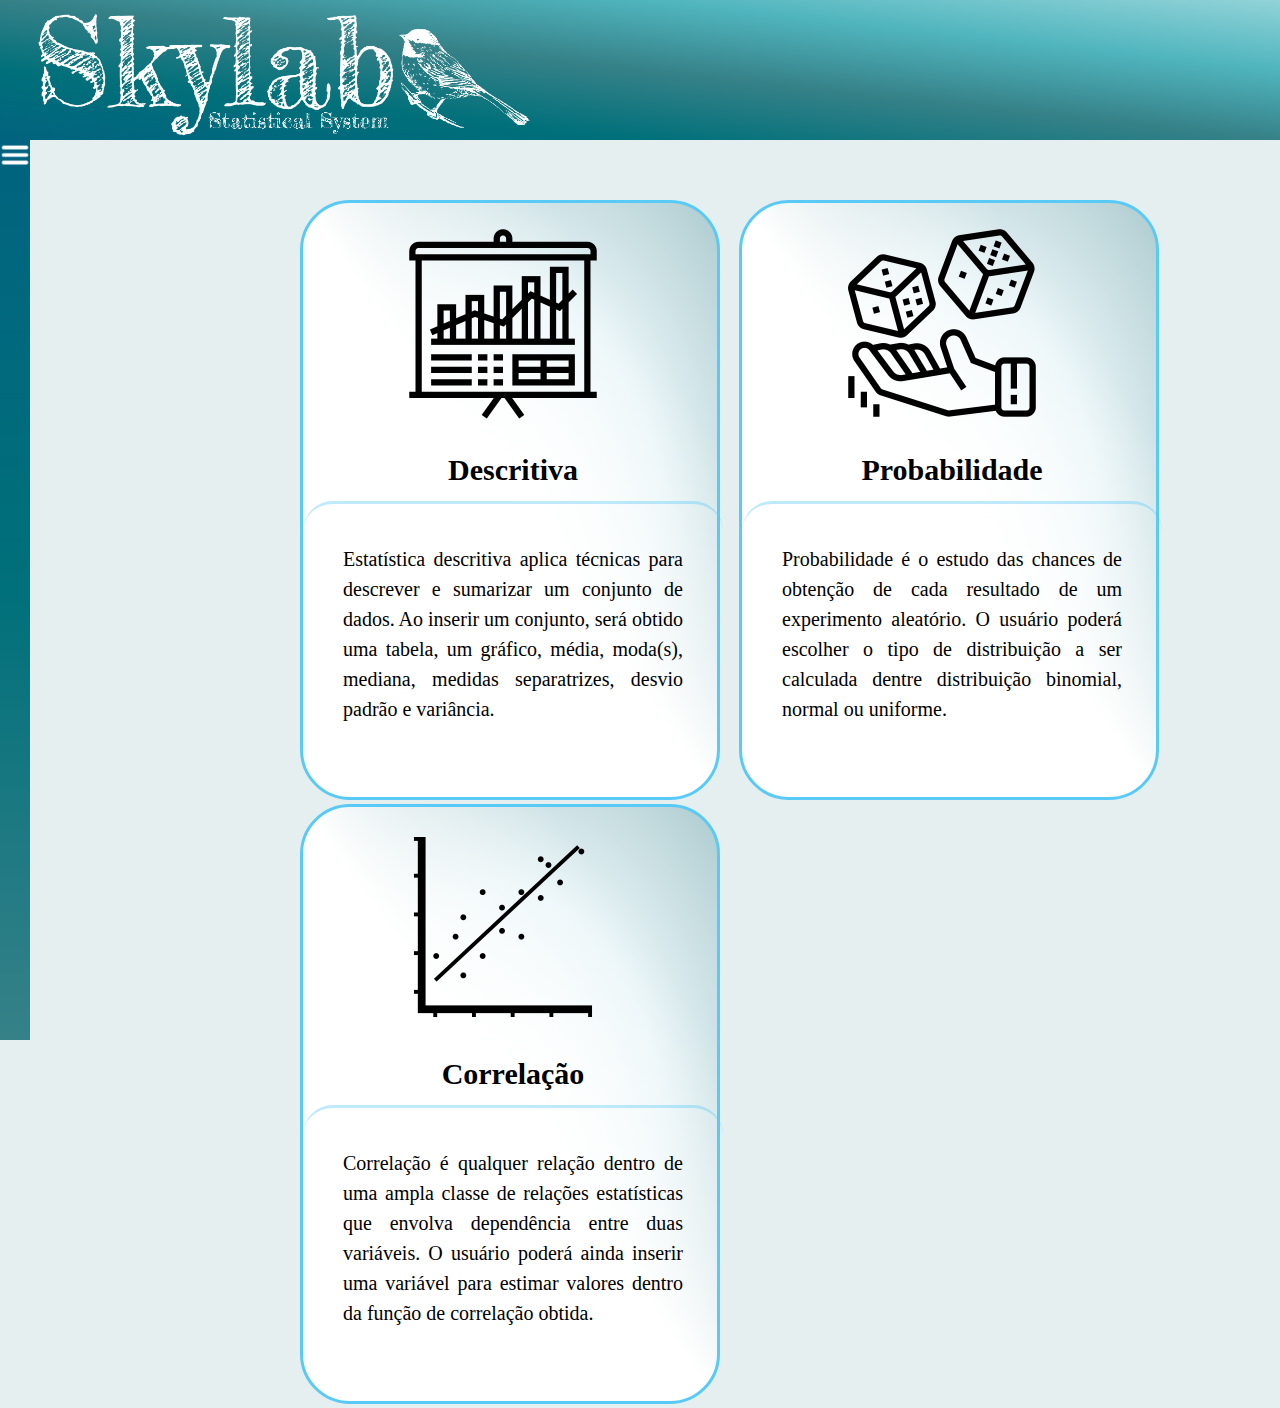
<file: index.html>
<!DOCTYPE html>
<html lang="en">
<head>
    <meta charset="UTF-8">
    <title>Skylab Statistical System</title>
    <link rel='stylesheet' href='./styles/css/navigation.css'>
    <link rel='stylesheet' href='./styles/css/index.css'>
    <link rel="shortcut icon" href="./styles/icons/slingshot.ico" type="image/x-icon" />

    <!-- <link href="https://fonts.googleapis.com/css2?family=Anton&display=swap" rel="stylesheet">
    <link href="https://fonts.googleapis.com/css2?family=Anton&family=Fredericka+the+Great&display=swap" rel="stylesheet">
    <link href="https://fonts.googleapis.com/css2?family=Alfa+Slab+One&family=Anton&family=Fredericka+the+Great&display=swap" rel="stylesheet"> -->

    <meta name="viewport" content="width=device-width, initial-scale=1.0">
</head>

<body>
    <header id='header'>         
        <a href="index.html" target='main'><label class='logo'></label></a>
        <hr>
    </header>

    <nav id="side-nav" class="sidenav" onmouseover="openSideBar()" onmouseout="closeSideBar()">
        <img id='open-menu-icon' type='button' class='open-menu-icon' src="./styles/icons/icon-hamburger.png">

        <ul>
            <li><a href="javascript:void(0)" class="close-btn"></a></li>
            <li><a href="index.html" target='_self'>
                <div>
                    <img id='icon-home' type='button' class='nav-icon' src="./styles/icons/icon-home.png">
                    <div style='margin-left: 50px'>Home</div>
                </div>            
            </a></li>
            <li><a href='./pages/descriptive.html' target='main' onclick='hideHome()'>
                <div>
                    <img id='icon-home' type='button' class='nav-icon' src="./styles/icons/icon-descriptive.png">
                    <div style='margin-left: 50px'>Descritiva</div>
                </div>
            </a></li>
            <li><a href="./pages/probability.html" target='main' onclick='hideHome()'>
                <div>
                    <img id='icon-home' type='button' class='nav-icon' src="./styles/icons/icon-probability2.png">
                    <div style='margin-left: 50px'>Probabilidade</div>
                </div>
            </a></li>
            <li><a href="./pages/correlation.html" target='main' onclick='hideHome()'>
                <div>
                    <img id='icon-home' type='button' class='nav-icon' src="./styles/icons/icon-correlation.png">
                    <div style='margin-left: 50px'>Correlação</div>
                </div>
            </a></li>
            <li><a href="./pages/about.html" target='main' onclick='hideHome()'>
                <div>
                    <img id='icon-home' type='button' class='nav-icon' src="./styles/icons/icon-about.png">
                    <div style='margin-left: 50px'>Sobre</div>
                </div>
            </a></li>
        </ul>
    </nav>
    
    <div id='layout' class='layout'>
        <div class='box'>
            <div>
                <a href='./pages/descriptive.html' target='main' onclick='hideHome()' style='cursor: pointer'>
                    <img id='icon-prob' type='button' class='index-icon' src="./styles/icons/icon-descriptive.png">
                </a>
            </div>

            <div class='card-text-box'>
                <div class='card-title'><b>Descritiva</b></div><br>
                <div class='card-description'>
                    Estatística descritiva aplica técnicas para descrever e sumarizar um conjunto de dados.
                    Ao inserir um conjunto, será obtido uma tabela, um gráfico, média, moda(s), mediana, medidas separatrizes, desvio padrão e variância.
                </div>
            </div>
        </div>

        <div class='box'>
            <div>
                <a href='./pages/probability.html' target='main' onclick='hideHome()'>
                    <img id='icon-prob' type='button' class='index-icon' src="./styles/icons/icon-probability.png">
                </a>
            </div>

            <div class='card-text-box'>
                <div class='card-title'><b>Probabilidade</b></div><br>
                <div class='card-description'>
                    Probabilidade é o estudo das chances de obtenção de cada resultado de um experimento aleatório.
                    O usuário poderá escolher o tipo de distribuição a ser calculada dentre distribuição binomial, normal ou uniforme. 
                </div>
            </div>
        </div>

        <div class='box'>
            <div>
                <a href='./pages/correlation.html' target='main' onclick='hideHome()'>
                    <img id='icon-prob' type='button' class='index-icon' src="./styles/icons/icon-correlation.png">
                </a>
            </div>
            
            <div class='card-text-box'>
                <div class='card-title'><b>Correlação</b></div><br>
                <div class='card-description'>
                    Correlação é qualquer relação dentro de uma ampla classe de relações
                    estatísticas que envolva dependência entre duas variáveis. O usuário poderá ainda
                    inserir uma variável para estimar valores dentro da função de correlação obtida.
                </div>
            </div>
        </div>
    </div>
  

    <div id='main'>
        <section>
            <iframe name='main' width='100%' height='100%' style='border:none'></iframe>
        </section>
    </div>

    <script src="https://ajax.googleapis.com/ajax/libs/jquery/1.9.1/jquery.min.js"></script>
    
    <script src='./scripts/editor-html/navigation.js'></script>  
</body>
</html>
</file>
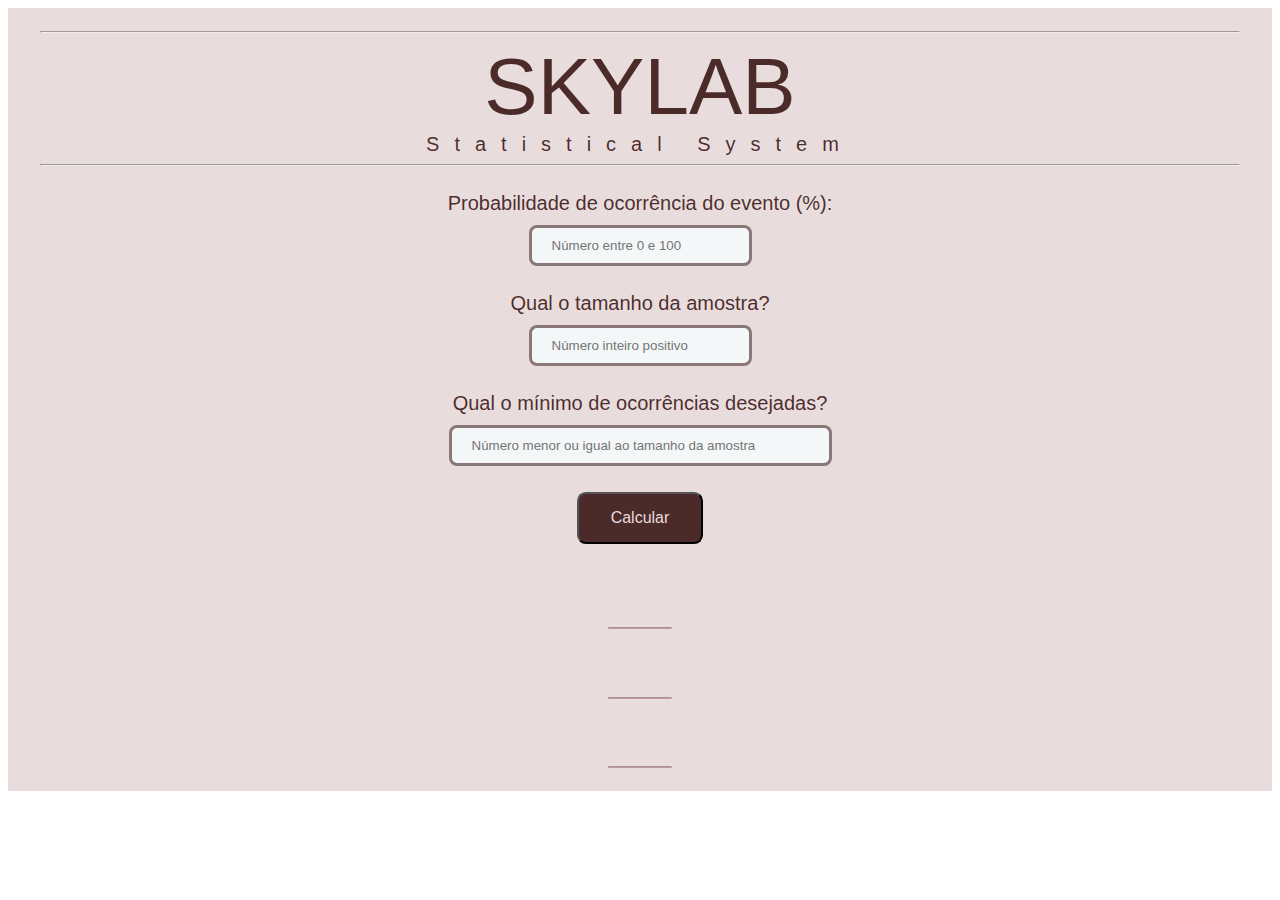
<file: probabilidade.html>
<html lang="en">
<head>
    <meta charset="UTF-8">
    <meta name="viewport" content="width=device-width, initial-scale=1.0">
    <title>SKYLAB</title>
    <link rel="stylesheet" href="./frontend/css/style.css"> 
</head>
<body>
    <div class="header">
    <hr class="hr">
    <h1 class="title">SKYLAB</h1>
    <h3 class="subtitle">Statistical System</h3>
    <hr class="hr">
    <br>

    <form id='form-Sucess'>
        <label for='varSucess'><b class="textTitle">Probabilidade de ocorrência do evento (%):</b></label><br>
        <input type='text' id='sucess' name='varSucess' size='20px' class="input" placeholder="Número entre 0 e 100"><br>
    </form>

    <form id='form-sample'>
        <label for='varSample'><b class="textTitle">Qual o tamanho da amostra?</b></label><br>
        <input type='text' id='sample' name='varSample' size='20px' class="input" placeholder="Número inteiro positivo"><br>
    </form>

    <form id='form-ocurrences'>
        <label for='varOcurrences'><b class="textTitle">Qual o mínimo de ocorrências desejadas?</b></label><br>
        <input type='text' id='ocurrences' name='varOcurrences' size='40px' class="input" placeholder="Número menor ou igual ao tamanho da amostra"><br>
    </form>

    <button id='btn-binomial' type="button" class="btn" onclick="btnBinomial()"> Calcular </button>


    <script src='./backend/fatorial.js'></script>
    <script src='./backend/btn-binomial.js'></script>

    <p id='result'></p>

    <div class="statistical-values">
        <h3 id='probability'></h3><hr class="hr">
        <h3 id='mean'></h3><hr class="hr">
        <h3 id='standard-deviation'></h3><hr class="hr">
    </div>

</body>
</html>
</file>
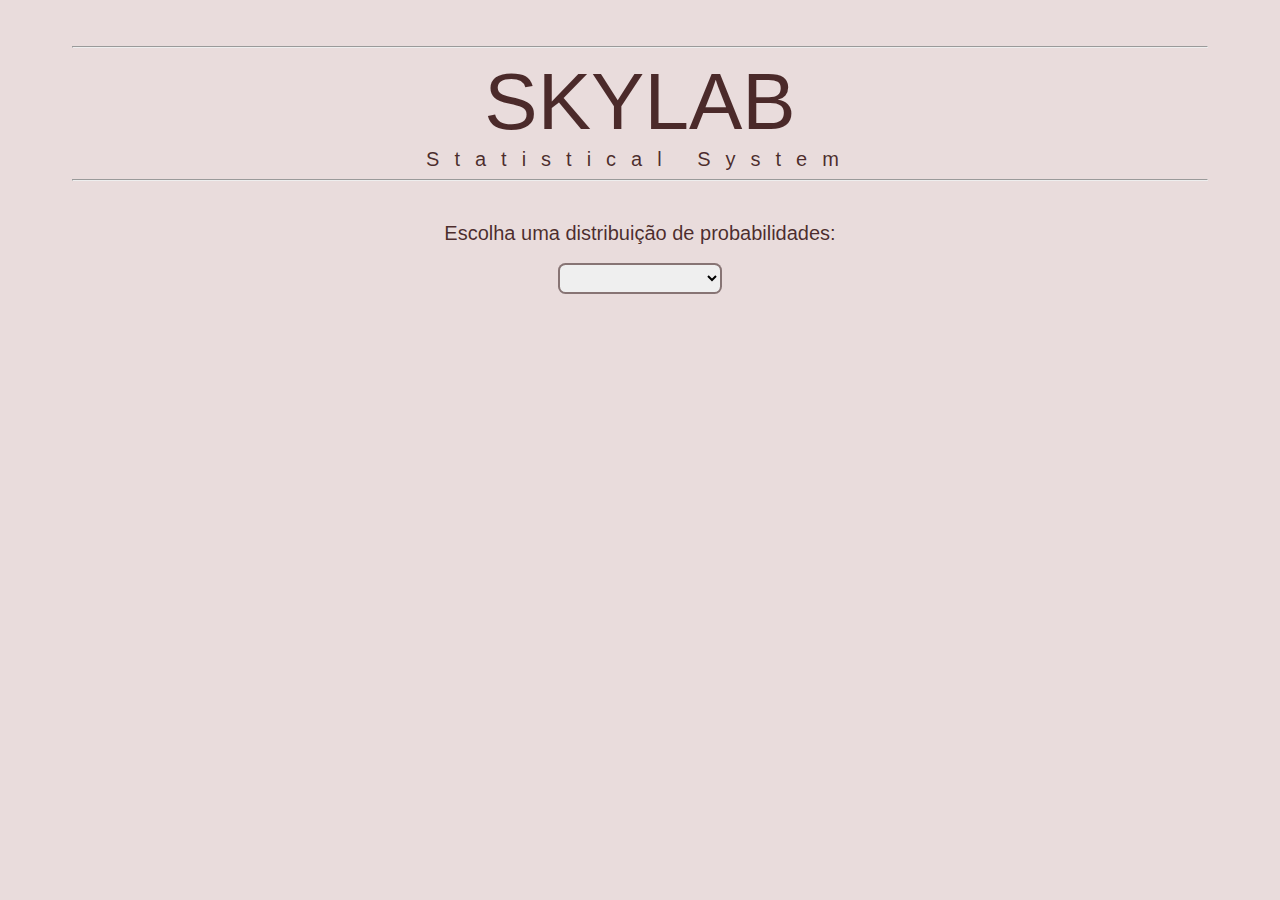
<file: probability.html>
<html lang="en">
<head>
    <meta charset="UTF-8">
    <meta name="viewport" content="width=device-width, initial-scale=1.0">

    <title>SKYLAB - Probabilidade</title>
    <link rel="stylesheet" href="./frontend/css/style.css"> 

    <div class="header">
        <hr class="hr">
        <h1 class="title">SKYLAB</h1>
        <h3 class="subtitle">Statistical System</h3>
        <hr class="hr">
    </div><br>
    
</head>

<body class='body'>
    <div>
        <div>
            <label for='distribution-select'><b class="textTitle">Escolha uma distribuição de probabilidades:</b> </label><br><br>
            <select id='distribution-select' name='distribution-select' class='select'>
                <option selected=""></option>
                <option value="binomial">Binomial</option>
                <option value="gaussian">Gaussiana (Normal)</option>
                <option value="uniform">Uniforme</option>
            </select>
        </div><br><br>
    
        <!-- Binomial distribution Form -->
        <form id='binomial' onsubmit="return btnBinomial()" method="GET" style='display:none'>
            <label for='varSucess'><b class="textTitle">Probabilidade de ocorrência do evento (%):</b></label><br>
            <input required type='number' id='sucess' name='varSucess' size='50px' class="input" placeholder="Número entre 0 e 100"><br><br>
    
            <label for='varSample'><b class="textTitle">Tamanho da amostra:</b></label><br>
            <input required type='number' id='sample' name='varSample' size='50px' class="input" placeholder="Número inteiro positivo"><br><br>
    
            <div>

            </div>
            <div>

                <label for='varOcurrences'><b class="textTitle">Número de ocorrências desejadas:</b></label><br>
                <input required type='number' id='ocurrences' name='varOcurrences' size='50px' class="input" placeholder="Número menor ou igual ao tamanho da amostra" required><br><br>
            </div>

            <button id='btn-binomial' type="submit" class="btn"> Calcular </button><br><br>
        </form>
    
        <!-- Gaussian distribution Form -->
        <form id='gaussian' onsubmit="return btnBinomial()" method="GET" style='display:none'>
        </form>
    
        <!-- Uniform distribution form -->
        <form id='uniform' onsubmit="return btnUniform()" method="GET" style='display:none'>
            <label for='varMin'><b class="textTitle">Entre com o valor mínimo da distribuição:</b></label><br>
            <input required type='number' step="any" id='varMin' name='varMin' size='50px' class="input" placeholder="Entre com um número"><br><br>
        
            <label for='varMax'><b class="textTitle">Entre com o valor máximo da distribuição:</b></label><br>
            <input required type='number' step="any" id='varMax' name='varMax' size='50px' class="input" placeholder="Entre com um número"><br><br>
            <div>
                <label for='uniformValues-select'><b class="textTitle">Escolha um intervalo e seu valor:</b> </label><br><br>
                <select id='uniformValues-select' name='uniformValues-select' class='select'>
                    <option selected=""></option>
                    <option value="lessThan">Menor que</option>
                    <option value="higherThan">Maior que</option>
                    <option value="between">Entre</option>
                </select>
            </div>
            <div id='uniformValue'>
                <label for='varValue'><b class="textTitle"></b></label><br>
                <input required type='number' step="any" id='varValue' name='varValue' size='50px' class="input" placeholder="Entre com um número">
                <input type='number' step="any" id='varValueMax' method="GET" style='display:none' name='varValueMax' size='50px' class="input" placeholder="Entre com um número">
                <br>
                <p id='result'></p>
                <button id='btn-uniform' type="submit" class="btn" method="GET" style='display:none'> Calcular </button><br><br> 
            </div>
        
            
        </form>
   
        <div id='probability-values' class="probability-values"></div>
    </div>

    <script src='./backend/fatorial.js'></script>
    <script src='./backend/btn/binomial.js'></script>
    <script src='./backend/btn/uniform.js'></script>
    
    <script src='./frontend/probability-elements.js'></script>
    <script src="https://ajax.googleapis.com/ajax/libs/jquery/1.9.1/jquery.min.js"></script>

    
    <script>
        $("#distribution-select").on("change", function() {
            let probabilityValues = document.getElementById('probability-values');
            if (probabilityValues.innerHTML != "") probabilityValues.innerHTML = "";

            let dataType = document.getElementById('distribution-select').value;

            if (dataType == 'binomial') {
                $('#gaussian').trigger('reset');
                $('#uniform').trigger('reset');
                document.getElementById('binomial').style = ''
                document.getElementById('gaussian').style = 'display:none'
                document.getElementById('uniform').style = 'display:none'
            }
            
            if (dataType == 'gaussian') {
                $('#normal').trigger('reset');
                $('#uniform').trigger('reset');
                document.getElementById('binomial').style = 'display:none'
                document.getElementById('gaussian').style = ''
                document.getElementById('uniform').style = 'display:none'
            }

            if (dataType == 'uniform') {
                $('#binomial').trigger('reset');
                $('#gaussian').trigger('reset');
                document.getElementById('binomial').style = 'display:none'
                document.getElementById('gaussian').style = 'display:none'
                document.getElementById('uniform').style = ''
            }

            if (dataType == '') {
                $('#binomial').trigger('reset');
                $('#gaussian').trigger('reset');
                $('#uniform').trigger('reset');
                document.getElementById('binomial').style = 'display:none'
                document.getElementById('gaussian').style = 'display:none'
                document.getElementById('uniform').style = 'display:none'
        }
        })
        $("#uniformValues-select").on("change", function() {

            let dataType = document.getElementById('uniformValues-select').value;

            if (dataType == 'between') {
                $('#uniformValue').trigger('reset');
                document.getElementById('varValueMax').style = ''
                document.getElementById('btn-uniform').style = 'display:inline-block'
            }
             else if (dataType == ''|| dataType == undefined){

                document.getElementById('btn-uniform').style = 'display:none'             

            }
            else {       
                $('#uniformValues').trigger('reset');
                document.getElementById('varValueMax').style = 'display:none'
                document.getElementById('btn-uniform').style = 'display:inline-block'
            }

        })
    </script>

</body>
</html>
</file>
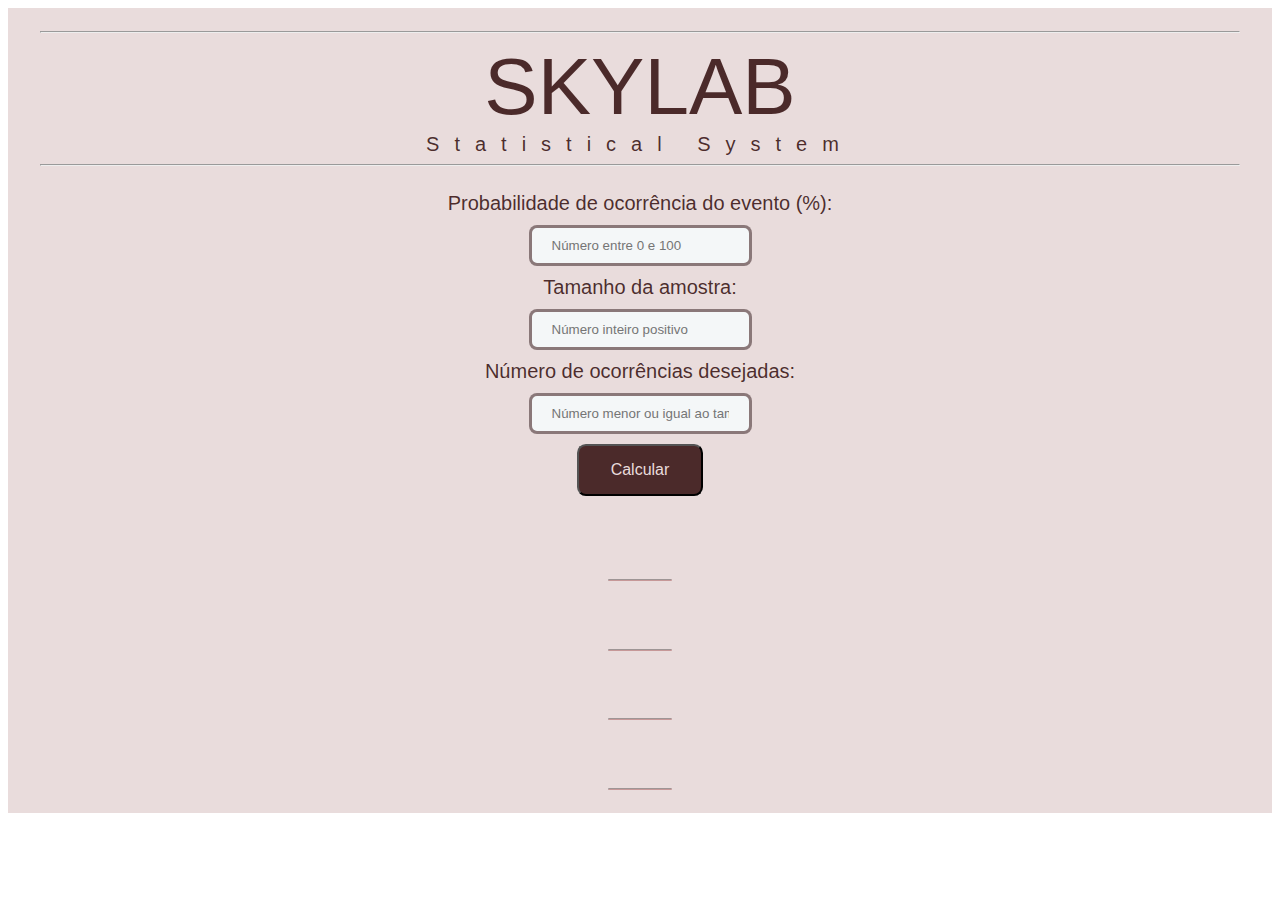
<file: probablity.html>
<html lang="en">
<head>
    <meta charset="UTF-8">
    <meta name="viewport" content="width=device-width, initial-scale=1.0">
    <title>SKYLAB</title>
    <link rel="stylesheet" href="./frontend/css/style.css"> 
</head>
<body>
    <div class="header">
    <hr class="hr">
    <h1 class="title">SKYLAB</h1>
    <h3 class="subtitle">Statistical System</h3>
    <hr class="hr">
    <br>

    <form id='form-sucess' onsubmit="return btnBinomial()" method="GET">
        <label for='varSucess'><b class="textTitle">Probabilidade de ocorrência do evento (%):</b></label><br>
        <input required type='number' id='sucess' name='varSucess' size='20px' class="input" placeholder="Número entre 0 e 100"><br>

        <label for='varSample'><b class="textTitle">Tamanho da amostra:</b></label><br>
        <input required type='number' id='sample' name='varSample' size='20px' class="input" placeholder="Número inteiro positivo"><br>

        <label for='varOcurrences'><b class="textTitle">Número de ocorrências desejadas:</b></label><br>
        <input required type='number' id='ocurrences' name='varOcurrences' size='40px' class="input" placeholder="Número menor ou igual ao tamanho da amostra" required><br>
        <button id='btn-binomial' type="submit" class="btn"> Calcular </button>
    </form>

    <script src='./backend/fatorial.js'></script>
    <script src='./backend/btn-binomial.js'></script>

    <p id='result'></p>

    <div class="statistical-values">
        <h3 id='probability'></h3><hr class="hr">
        <h3 id='minimum-probability'></h3><hr class="hr">
        <h3 id='mean'></h3><hr class="hr">
        <h3 id='standard-deviation'></h3><hr class="hr">
    </div>

</body>
</html>
</file>
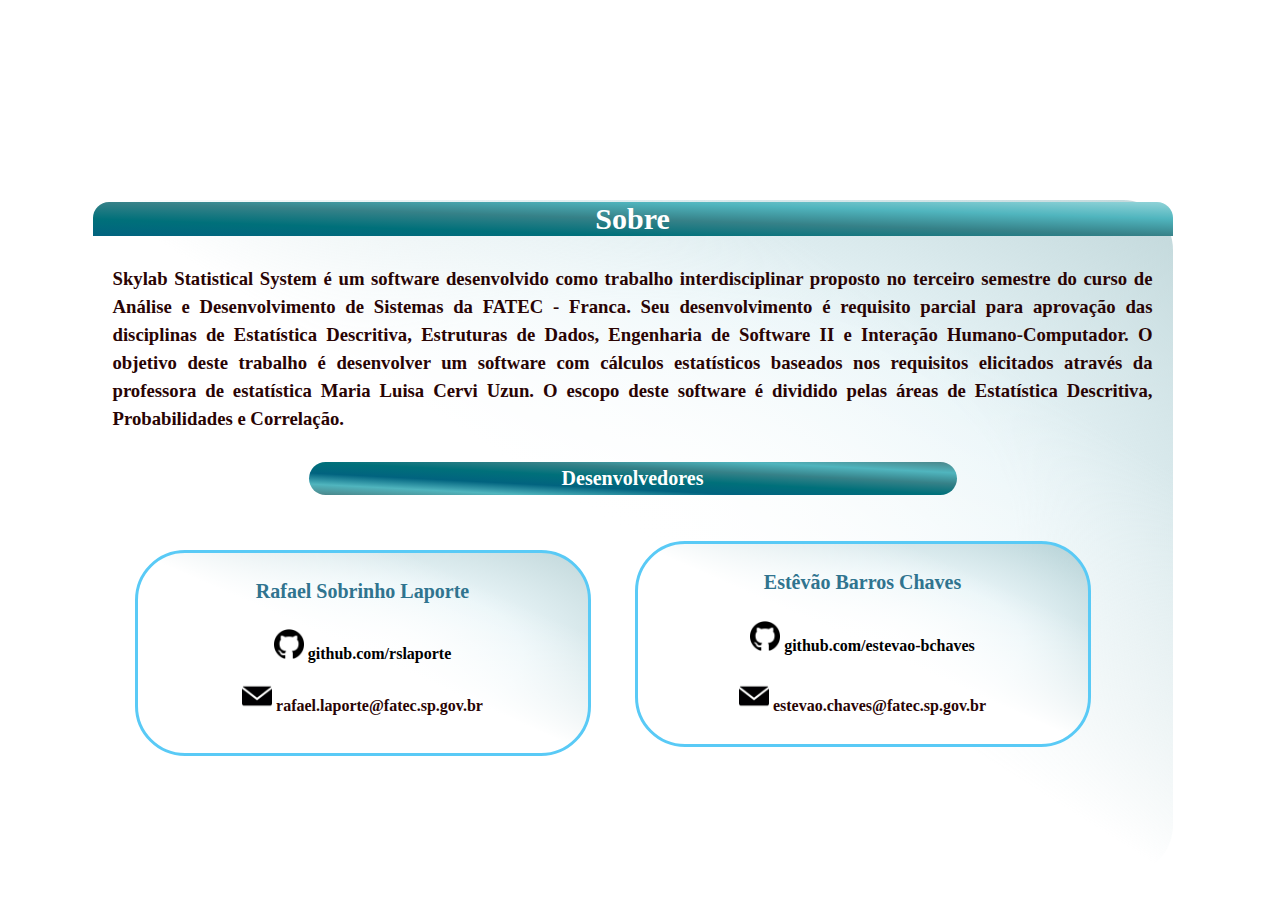
<file: pages/about.html>
<html lang="en">
<head>
    <meta charset="UTF-8">
    <meta name="viewport" content="width=device-width, initial-scale=1.0">

    <title>SKYLAB - Descritiva</title>
    <link rel="stylesheet" href="../styles/css/main.css">
    <link rel="stylesheet" href="../styles/css/modal.css">
    <link rel="stylesheet" href="../styles/css/chart.css">
    
    <!-- Google Tag Manager -->
        <script>(function(w,d,s,l,i){w[l]=w[l]||[];w[l].push({'gtm.start':
        new Date().getTime(),event:'gtm.js'});var f=d.getElementsByTagName(s)[0],
        j=d.createElement(s),dl=l!='dataLayer'?'&l='+l:'';j.async=true;j.src=
        'https://www.googletagmanager.com/gtm.js?id='+i+dl;f.parentNode.insertBefore(j,f);
        })(window,document,'script','dataLayer','GTM-WM46RLS');</script>
    <!-- End Google Tag Manager -->
</head>

<body class='body'>
    <!-- Google Tag Manager (noscript) -->
        <noscript><iframe src="https://www.googletagmanager.com/ns.html?id=GTM-WM46RLS"
        height="0" width="0" style="display:none;visibility:hidden"></iframe></noscript>
    <!-- End Google Tag Manager (noscript) -->
    
    <div class="about"><div class="dev-header2"><h2>Sobre</h2></div>
    <h3> Skylab Statistical System é um software desenvolvido como trabalho interdisciplinar proposto no terceiro semestre do curso de
         Análise e Desenvolvimento de Sistemas da FATEC - Franca. Seu desenvolvimento é
         requisito parcial para aprovação das disciplinas de Estatística Descritiva,
         Estruturas de Dados, Engenharia de Software II e Interação Humano-Computador.
         O objetivo deste trabalho é desenvolver um software com cálculos estatísticos baseados nos requisitos elicitados através da
         professora de estatística Maria Luisa Cervi Uzun. O escopo deste software é dividido pelas áreas de Estatística Descritiva,
         Probabilidades e Correlação.
    </h3>
     <div class="dev-header"><h2>Desenvolvedores</h2></div>
    <form style='padding: 30; bottom: 0;'>
        <div class="about-devs"><h4>Rafael Sobrinho Laporte</h4>
            <h5><img src="../styles/icons/icon-github.png" width=30 height=30><a href='https://github.com/rslaporte' target="_blank">  github.com/rslaporte</a><br><br>
            <img src="../styles/icons/icon-email.png" width=30 height=30>  rafael.laporte@fatec.sp.gov.br</h5>
        </div>
        
        <div class="about-devs" style="margin-bottom: 50px; bottom: 0;"><h4>Estêvão Barros Chaves</h4>
            <h5><img src="../styles/icons/icon-github.png" width=30 height=30><a href='https://github.com/estevao-bchaves'target="_blank">  github.com/estevao-bchaves</a><br>
             <h5><img src="../styles/icons/icon-email.png" width=30 height=30>  estevao.chaves@fatec.sp.gov.br</h5>
        </div> 
           
    </form>    
    </div>
    </body>
</file>
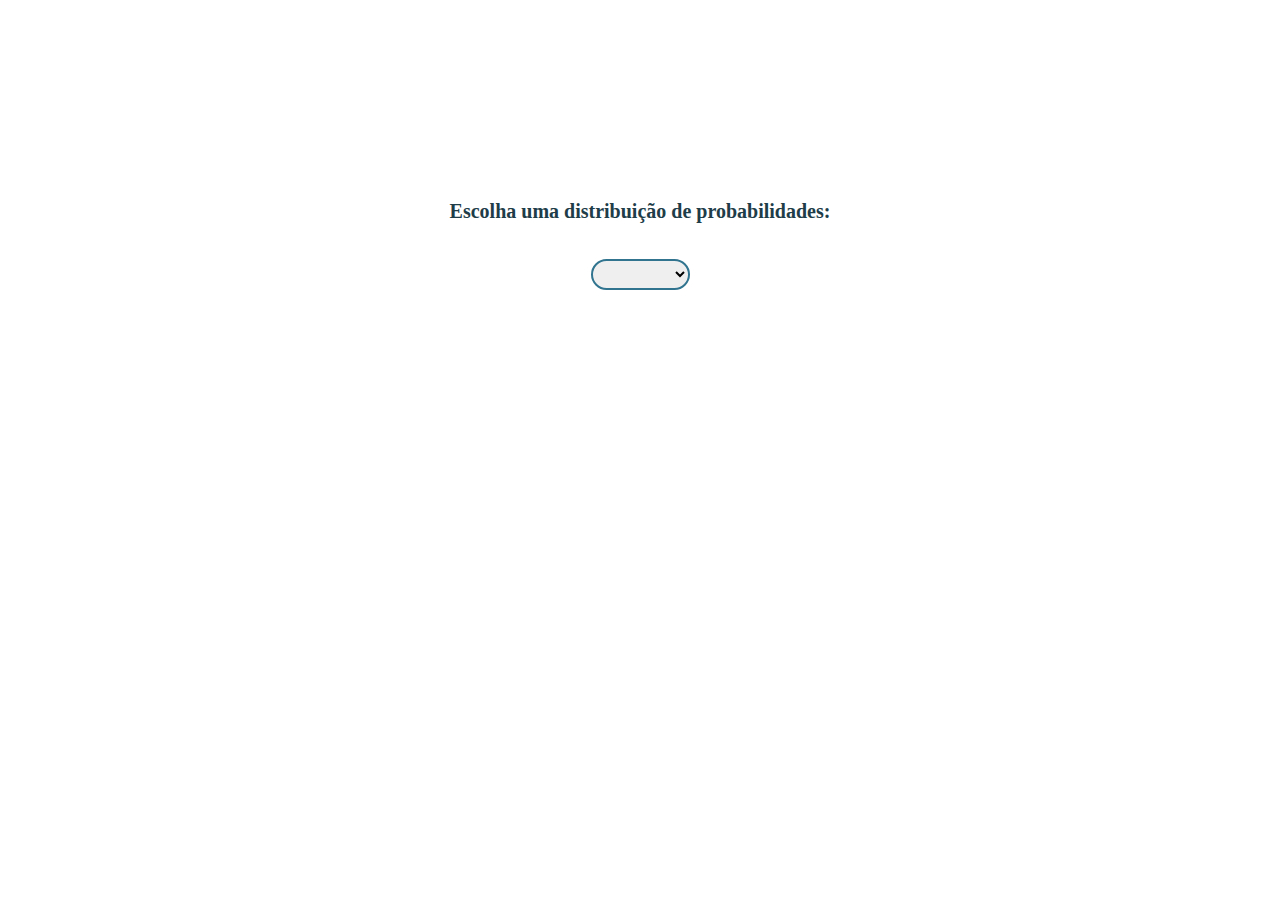
<file: pages/probability.html>
<html lang="en">
<head>
    <meta charset="UTF-8">
    <meta name="viewport" content="width=device-width, initial-scale=1.0">

    <title>SKYLAB - Probabilidade</title>
    <link rel="stylesheet" href="../styles/css/main.css">
    <link rel="stylesheet" href="../styles/css/modal.css">  

    <script src="https://ajax.googleapis.com/ajax/libs/jquery/1.9.1/jquery.min.js"></script>    
</head>

<body class='body'>
    <div>
        <div>
            <label for='distribution-select'><b class='label-form'>Escolha uma distribuição de probabilidades:</b> </label><br><br>
            <select id='distribution-select' name='distribution-select' class='select'>
                <option selected=""></option>
                <option value="binomial">Binomial</option>
                <option value="normal">Normal</option>
                <option value="uniform">Uniforme</option>
            </select>
        </div><br><br>

        <!-- Binomial distribution Form -->
        <form id='binomial' onsubmit="return btnBinomial()" method="GET" style='display:none'>
            <div class='input-box'>
                <label for='binomial-sucess' class="label-form"><b class='label-form'>Probabilidade de ocorrência do evento (%):</b></label><br>
                <div>
                    <input required type='number' id='binomial-sucess' name='binomial-sucess' size='50px' class="input-form" placeholder="Número entre 0 e 100">
                    <img id='help-binomial-probability' type='button' class='help-btn-form' src="../styles/icons/quest-icon.png">
                </div>
            </div><br>
            
            <div class='input-box'>
                <label for='binomial-sample' class='label-form'><b class='label-form'>Tamanho da amostra:</b></label><br>
                <div>
                    <input required type='number' id='binomial-sample' name='binomial-sample' size='50px' class="input-form" placeholder="Número inteiro positivo">
                    <img id='help-binomial-sample' type='button' class='help-btn-form' src="../styles/icons/quest-icon.png">
                </div>
            </div><br>
    
            <div class='input-box'>
                <label for='binomial-ocurrences' class='label-form'><b class='label-form'>Eventos:</b></label><br>
                <div>
                    <input required id='binomial-ocurrences' name='binomial-ocurrences' size='50px' class="input-form" placeholder="Separados por ; " required>
                    <img id='help-binomial-event' type='button' class='help-btn-form' src="../styles/icons/quest-icon.png">
                </div>
            </div><br>

            <p id='binomial-error'></p>

            <button id='btn-binomial' type="submit" class="btn"> Calcular </button><br><br>
        </form>
    
        <!-- Normal distribution Form -->
        <form id='normal' onsubmit="return btnNormal()" method="GET" style='display:none'>
            <div class='input-box'>
                <label for='normal-mean' class='label-form'><b class='label-form'>Média:</b></label><br>
                <div>
                    <input required type='number' id='normal-mean' name='normal-mean' size='50px' class="input-form" placeholder="0">
                    <img id='help-normal-mean' type='button' class='help-btn-form' src="../styles/icons/quest-icon.png">
                </div>
            </div><br>
            
            <div class='input-box'>
                <label for='standard-deviation' class='label-form'><b class='label-form'>Desvio padrão:</b></label><br>
                <div>
                    <input required type='number' id='standard-deviation' name='standard-deviation' size='50px' class="input-form" placeholder="0">
                    <img id='help-normal-stdDeviation' type='button' class='help-btn-form' src="../styles/icons/quest-icon.png">
                </div>
            </div><br>
            
            <div class='input-box'>
                <label for='normal-select' class='label-form'><b class='label-form'>Escolha um intervalo:</b> </label><br> 
                <div>
                    <select id='normal-select' name='normal-select' class='select'>
                        <option selected=""></option>
                        <option value="between">Entre</option>
                        <option value="lesser-than">Menor que</option>
                        <option value="higher-than">Maior que</option>
                    </select>
                    <img id='help-normal-where' type='button' class='help-btn-form' style='margin-left: 28px' src="../styles/icons/quest-icon.png">
                </div>
            </div><br>

            <div class='input-box'>
                <div id='normal-var'>         
                    <input type='number' step="any" id='normal-var-min' style='display:none' size='50px' class="input-form" placeholder="Digite um número">
                    <input type='number' step="any" id='normal-var-max' style='display:none' size='50px' class="input-form" placeholder="Digite um número">
                </div>
            </div>

            <p id='normal-error'></p>

            <button id='btn-normal' type="submit" class="btn" method="GET" style='display:none'> Calcular </button><br>
        </form>
    
        <!-- Uniform distribution form -->
        <form id='uniform' onsubmit="return btnUniform()" method="GET" style='display:none'>
            
            <div class='input-box'>
                <label for='uniform-distribution-min' class='label-form'><b class='label-form'>Valor mínimo da distribuição:</b></label><br>
                <div>
                    <input required type='number' step="any" id='uniform-distribution-min' name='uniform-distribution-min' size='50px' class="input-form" placeholder="Digite um número">
                    <img id='help-uniform-min' type='button' class='help-btn-form' src="../styles/icons/quest-icon.png">
                </div>
            </div><br>
            
            <div class='input-box'>
                <label for='uniform-distribution-max' class='label-form'><b class='label-form'>Valor máximo da distribuição:</b></label><br>
                <div>
                    <input required type='number' step="any" id='uniform-distribution-max' name='uniform-distribution-max' size='50px' class="input-form" placeholder="Digite um número">
                    <img id='help-uniform-max' type='button' class='help-btn-form' src="../styles/icons/quest-icon.png">
                </div>
            </div><br>
            
            <div class='input-box'>
                <label for='uniform-select' class='label-form'><b class='label-form'>Escolha um intervalo:</b> </label><br>
                <div>
                    <select id='uniform-select' name='uniform-select' class='select'>
                        <option selected=""></option>
                        <option value="between">Entre</option>
                        <option value="lesser-than">Menor que</option>
                        <option value="higher-than">Maior que</option>
                    </select>
                    <img id='help-uniform-where' type='button' class='help-btn-form' style='margin-left: 28px' src="../styles/icons/quest-icon.png">
                </div>
            </div><br>

            <div id='uniform-value'>
                <div class='input-box'>
                    <input type='number' step="any" id='uniform-value-min' style='display:none' name='uniform-value-min' size='50px' class="input-form" placeholder="Digite um número">
                    <input type='number' step="any" id='uniform-value-max' style='display:none' name='uniform-value-max' size='50px' class="input-form" placeholder="Digite um número">
                </div>
                <!-- <button id='btn-uniform' type="button" class="btn" onclick='btnUniform()'> Calcular </button><br><br> -->
            </div>

            <p id='uniform-error'></p>
                
            <button id='btn-uniform' type="submit" class="btn" method="GET" style='display:none'> Calcular </button><br><br>
         
        </form>
   
        <div id='probability-values' class="probability-values"></div>
    </div>

    <!--Modal-->
    <div>
        <div id="modal-binomial-probability" class="modal" display='none'>        
            <div class="modal-content">
                <div class="modal-header">
                    <span class="close">&times;</span>
                    Binomial - Probabilidade de Ocorrência do evento
                </div>
                <div class="modal-body">
                    <p>Define a probabilidade em porcentagem da ocorrência do evento desejado.</p> 
                    Deve ser um valor de 0 a 100. 
                    <p>Ex: 42. (obrigatório)</p>
                </div>
            </div>
        </div>

        <div id="modal-binomial-sample" class="modal" display='none'>        
            <div class="modal-content">
                <div class="modal-header">
                    <span class="close">&times;</span>
                    Binomial - Tamanho da Amostra
                </div>
                <div class="modal-body">
                    <p>Define o tamanho da amostra a ser calculada. 
                       A amostra deve ter ao menos tamanho 1. Deve ser um valor inteiro positivo.
                    </p>
                    <p>Ex. 2500. (obrigatório)</p>
                </div>
            </div>
        </div>

        <div id="modal-binomial-event" class="modal" display='none'>        
            <div class="modal-content">
                <div class="modal-header">
                    <span class="close">&times;</span>
                    Binomial - Eventos
                </div>
                <div class="modal-body">
                    <p>Define um ou mais eventos para calcular sua probabilidade de ocorrência. 
                        Deve ser um valor numérico inteiro. A separação dos valores deverá ser 
                        feita por ‘ ; ’ (ponto e vírgula). O valor deverá ser no mínimo 0 e no
                        máximo igual ao tamanho da amostra.
                    </p>
                    <p>Ex: 3 ou 4 eventos bem sucedidos: 3; 4</p>
                    <p>Ex2: 5 eventos bem sucedidos: 5</p>
                </div>
            </div>
        </div>

        <div id="modal-normal-mean" class="modal" display='none'>        
            <div class="modal-content">
                <div class="modal-header">
                    <span class="close">&times;</span>
                    Normal - Média
                </div>
                <div class="modal-body">
                    <p>Define a média da distribuição normal a ser utilizada. Deve ser um valor numérico. 
                        Utilize ‘.’ (ponto) para inserir as casas decimais dos valores numéricos (caso haja necessidade).  
                    </p>
                    <p>Ex: 50</p>
                </div>
            </div>
        </div>

        <div id="modal-normal-stdDeviation" class="modal" display='none'>        
            <div class="modal-content">
                <div class="modal-header">
                    <span class="close">&times;</span>
                    Normal - Desvio Padrão
                </div>
                <div class="modal-body">
                    <p>Define o desvio padrão da distribuição a ser utilizada. Deve ser um valor numérico. 
                        Utilize ‘.’ (ponto) para inserir as casas decimais dos valores numéricos (caso haja necessidade).
                    </p>
                    <p>
                        Ex: 5.
                    </p>
                </div>
            </div>
        </div>

        <div id="modal-normal-where" class="modal-big" display='none'>        
            <div class="modal-content">
                <div class="modal-header">
                    <span class="close">&times;</span>
                    Normal - Escolha um intervalo
                </div>
                <div class="modal-body">
                    <p>Intervalo: calcula a probabilidade de ocorrência de valores dentro de um escopo estabelecido.</p> 
                    <p>Menor que: probabilidade do valor se encontrar abaixo do valor especificado.</p>
                    <p>Ex: 8</p>
                    <p>Entre: calcula a probabilidade do valor se encontrar entre dois valores especificados, sendo o primeiro o menor deles.</p>
                    <p>Ex: 4 e 8</p>
                    <p>Maior que:  calcula a probabilidade do valor se encontrar acima do valor especificado.</p>
                    <p>Ex: 4</p>
                    <p>Devem ser inseridos somente valores numéricos e apenas um valor em cada caixa de entrada. 
                        Utilize ‘.’ (ponto) para inserir as casas decimais dos valores numéricos (caso haja necessidade).
                    </p>
                </div>
            </div>
        </div>

        <div id="modal-uniform-min" class="modal" display='none'>        
            <div class="modal-content">
                <div class="modal-header">
                    <span class="close">&times;</span>
                    Uniforme - Valor Mínimo da Distribuição
                </div>
                <div class="modal-body">
                    <p>Define o valor mínimo para a distribuição a ser analisada. Deve ser um valor numérico. 
                        Utilize ‘.’ (ponto) para inserir as casas decimais dos valores numéricos (caso haja necessidade).  
                        Deve ser um valor menor que o ‘Valor máximo’.
                    </p>
                    <p>Ex: 25.5</p>
                </div>
            </div>
        </div>

        <div id="modal-uniform-max" class="modal" display='none'>        
            <div class="modal-content">
                <div class="modal-header">
                    <span class="close">&times;</span>
                    Uniforme - Valor Máximo da Distribuição
                </div>
                <div class="modal-body">
                    <p>Define o valor máximo para a distribuição a ser analisada. Deve ser um valor numérico. 
                        Utilize ‘.’ (ponto) para inserir as casas decimais dos valores numéricos (caso haja necessidade).  
                        Deve ser um valor maior que o ‘Valor mínimo’.     
                    </p>
                    <p>Ex: 154.3</p>
                </div>
            </div>
        </div>

        <div id="modal-uniform-where" class="modal-big" display='none'>        
            <div class="modal-content">
                <div class="modal-header">
                    <span class="close">&times;</span>
                    Uniforme - Escolha um intervalo
                </div>
                <div class="modal-body">
                    <p>Intervalo: calcula a probabilidade de ocorrência de valores dentro de um escopo estabelecido.</p> 
                    <p>Menor que: probabilidade do valor se encontrar abaixo do valor especificado.</p>
                    <p>Ex: 8</p>
                    <p>Entre: calcula a probabilidade do valor se encontrar entre dois valores especificados, sendo o primeiro o menor deles.</p>
                    <p>Ex: 4 e 8</p>
                    <p>Maior que:  calcula a probabilidade do valor se encontrar acima do valor especificado.</p>
                    <p>Ex: 4</p>
                    <p>Devem ser inseridos somente valores numéricos e apenas um valor em cada caixa de entrada. 
                        Utilize ‘.’ (ponto) para inserir as casas decimais dos valores numéricos (caso haja necessidade).
                    </p>
                </div>
            </div>
        </div>
    </div>

    <script src='../scripts/forms/form-probability.js'></script>

    <script src='../scripts/btn/btn-binomial.js'></script>
    <script src='../scripts/btn/btn-uniform.js'></script>
    <script src='../scripts/btn/btn-normal.js'></script>

    <script src='../scripts/calc/fatorial.js'></script>
    
    <script src='../scripts/organize/csv-to-array.js'></script>    

    <script src='../scripts/editor-html/probability-elements.js'></script>

    <script src='../scripts/modal/modal-binomial-probability.js'></script>
    <script src='../scripts/modal/modal-binomial-sample.js'></script>
    <script src='../scripts/modal/modal-binomial-event.js'></script>
    <script src='../scripts/modal/modal-normal-mean.js'></script>
    <script src='../scripts/modal/modal-normal-stdDeviation.js'></script>
    <script src='../scripts/modal/modal-normal-where.js'></script>
    <script src='../scripts/modal/modal-uniform-min.js'></script>
    <script src='../scripts/modal/modal-uniform-max.js'></script>
    <script src='../scripts/modal/modal-uniform-where.js'></script>      

    <script src="https://ajax.googleapis.com/ajax/libs/jquery/1.9.1/jquery.min.js"></script>     
</body>
</html>
</file>
<file: styles/css/navigation.css>
* {
    margin: 0;
    padding: 0;
    -webkit-box-sizing: border-box;
     -moz-box-sizing: border-box;
          box-sizing: border-box;
}

header {
    z-index: 2;
    overflow: hidden;
    background: linear-gradient(to top right, rgb(1, 99, 127),rgb(0, 112, 122), rgb(54, 129, 136),rgb(80, 181, 190), rgb(145, 211, 216));
    position: fixed;
    top: 0;
    width: 100%;
    height: 140px
}

.nav-icon{
    position: absolute;
    display: block;
    width: 40px;
    height: 40px;
}

.open-menu-icon {
    position: absolute;
    display: block;
    margin-top: 0px;
    width: 30px;
    height: 30px;
}

header .logo{
    margin-left: 30px;
    margin-top: 5px;
    background-image: url("../icons/logo-white.png");
    background-size: 100%;
    background-color: transparent;
    background-repeat: no-repeat;
    display: inline-block;
    text-indent: -999999px;
    width: 500px;
    height: 140px;
    
}

header .logo:hover{
    cursor: pointer
}

header .hamburguer {
    margin-left: 80px;
    margin-top: 40px;
    display: block;
    background-image: url("../icons/menu-icon.png");
    background-size: 100%;
    background-repeat: no-repeat;
    width: 55px;
    height: 65px;
    background-color: transparent;
    border: none;
    outline: none;
    padding: 0;
    /* float: left; */
}

header .hamburguer:hover {
    background-image: url('../icons/menu-icon-hover.png');
    background-size: 100%;
    background-repeat: no-repeat;
    width: 55px;
    height: 65px;
    background-color: transparent;
    cursor: pointer

}

.sidenav {
    margin-top: 140px;
    height: 100%; /* 100% Full-height */
    width: 30px; /* 0 width - change this with JavaScript */
    position: fixed; /* Stay in place */
    z-index: 2; /* Stay on top */
    top: 0; /* Stay at the top */
    left: 0;
    background: linear-gradient(to bottom, rgb(1, 99, 127),rgb(0, 112, 122), rgb(54, 129, 136));
    /* background: linear-gradient(rgb(0, 104, 0),rgb(0, 124, 0), rgba(0, 180, 0, 0.685), rgb(255, 255, 255));*/
    overflow: hidden; /* Disable horizontal scroll */
    padding-top: 0px; /* Place content 60px from the top */
    transition: .5s; /* 0.5 second transition effect to slide in the sidenav */
}

/* The navigation menu links */
.sidenav a {
    padding: 70px 8px 8px 32px;
    /* font-family: 'Anton', sans-serif; */
    font-family: 'Tahoma', 'Verdana', 'Comic Sans MS', 'Fredericka the Great', cursive;
    /* font-family: 'Alfa Slab One', cursive; */
    text-decoration: none;
    font-weight: bold;
    font-size: 25px;
    color: rgb(255, 255, 255);
    display: block;
    align-content: center;
    transition: 0.5s;
}

/* When your mouse over the navigation links, change their color */
.sidenav a:hover {
    color: rgb(196, 211, 202);
    font-size: 24px;
}

/* Position and style the close button (top right corner) */
.sidenav .close-btn {
    display: flex;
    position: absolute;
    top: 0;
    bottom: 150px;
    right: 25px;
    font-size: 36px;
    margin-left: 50px;
    margin-bottom: 50px
}

@media screen and (max-width: 480px) {
    header .logo {
        width: 430px;
        height: 140px
    }

    header {
        width: 480px;
    }
}
</file>
<file: styles/css/index.css>
img {
    display: flex
}

* {
    margin: 0;
    padding: 0;
    -webkit-box-sizing: border-box;
     -moz-box-sizing: border-box;
          box-sizing: border-box;
}

.layout {
    position: absolute;
    margin: 300px;
    margin-top: 200px;
    width: 70%;
    height: 40%;
}

.box {
    display: inline-block;
    border: solid;
    border-color: rgb(89, 202, 246);
    width: 420px;
    height: 600px;
    margin-right: 15px;
    border-radius: 50px;
    background: linear-gradient(to bottom left, transparent 20%, white 50%),
                radial-gradient(white, #e9f5f8, rgba(21, 105, 116, 0.267));
}

.index-icon {
    z-index: 1;
    display: block;
    position: absolute;
    margin: 20px 30px 20px 100px;
    width: 200px;
    height: 200px;
}

/*Bordas colocadas somente para referência. Retirá-las após ajustar*/
.card-text-box{
    position: absolute;
    margin-top: 250px;
    width: 420px;
    height: 300px;
}

.card-title{
    position: absolute;
    text-align: center;
    font-size: 30px;
    width: 100%;
    font-family: 'Tahoma', 'Verdana', 'Comic Sans MS', 'Fredericka the Great', cursive;
}

.card-description{
    margin-top: 30px;
    padding: 4ch;
    position: relative;
    text-align: justify;
    font-size: 20px;
    border-top: solid rgba(89, 202, 246, 0.39);
    border-radius: 30px;
    font-family: 'Tahoma', 'Verdana', 'Comic Sans MS', 'Fredericka the Great', cursive;
    line-height: 1.5;
}

section {
    position: absolute;
    left: 0px;
    width: 100%;
    height: 100%;
    overflow: hidden;
    /* background: rgba(21, 105, 116, 0.109); */
}

#iframe {
    overflow: hidden;
}

#main {
    z-index: 0;
    width: 100%;
    height: 100%;
}

body {
    background: rgba(21, 105, 116, 0.109);
} 

@media screen and (max-width: 480px) {
    header {
        width: 100%;
    }

    .layout {
        width: 150px;
        height: 1000px
    }

    .box {
        width: 350px;
        height: 300px;
        margin-left: -225px;
        margin-bottom: 30px;
        margin-top: 0px;
        display: block;
    }

    .index-icon {
        width: 150px;
        height: 150px;
        padding-bottom: 20px;
    }
    
    /*Bordas colocadas somente para referência. Retirá-las após ajustar*/
    .card-text-box{
        margin-top: 150px;
        width: 350px;
        height: 150px;
    }
    
    .card-title{
        font-size: 30px;
        width: 100%;
        margin-top: 10px;
    }
    
    .card-description{
        font-size: 10px;
    }
}

@media screen and (max-width: 600px) {
    header {
        width: 100%;
    }

    .layout {
        width: 150px;
        height: 1300px
    }

    .box {
        width: 450px;
        height: 400px;
        margin-left: -200px;
        margin-bottom: 30px;
        margin-top: 0px;
        display: block;
    }

    .index-icon {
        width: 150px;
        height: 150px;
        padding-bottom: 20px;
        margin-left: 150px
    }
    
    /*Bordas colocadas somente para referência. Retirá-las após ajustar*/
    .card-text-box{
        margin-top: 150px;
        width: 450px;
        height: 250px;
    }
    
    .card-title{
        font-size: 30px;
        width: 100%;
        margin-top: 10px;
    }
    
    .card-description{
        font-size: 16px;
    }
}

@media screen and (max-width: 768px) {
    header {
        width: 100%
    }

    .layout {
        width: 150px;
        height: 1300px
    }

    .box {
        width: 450px;
        height: 400px;
        margin-left: -130px;
        margin-bottom: 30px;
        margin-top: 0px;
        display: block;
    }

    .index-icon {
        width: 150px;
        height: 150px;
        padding-bottom: 20px;
        margin-left: 150px
    }
    
    /*Bordas colocadas somente para referência. Retirá-las após ajustar*/
    .card-text-box{
        margin-top: 150px;
        width: 450px;
        height: 250px;
    }
    
    .card-title{
        font-size: 30px;
        width: 100%;
        margin-top: 10px;
    }
    
    .card-description{
        font-size: 16px;
    }
}

@media screen and (max-width: 1024px) {
    header {
        width: 100%
    }

    .layout {
        width: 150px;
        height: 1300px
    }

    .box {
        width: 450px;
        height: 400px;
        margin-left: -10px;
        margin-bottom: 30px;
        margin-top: 0px;
        display: block;
    }

    .index-icon {
        width: 150px;
        height: 150px;
        padding-bottom: 20px;
        margin-left: 150px
    }
    
    /*Bordas colocadas somente para referência. Retirá-las após ajustar*/
    .card-text-box{
        margin-top: 150px;
        width: 450px;
        height: 250px;
    }
    
    .card-title{
        font-size: 30px;
        width: 100%;
        margin-top: 10px;
    }
    
    .card-description{
        font-size: 16px;
    }
}
</file>
<file: frontend/css/style.css>
.btn {
    background-color: rgba(41, 4, 4, 0.822); 
    border-radius: 1ch;
    color:  #E9DCDC;
    padding: 15px 32px;
    text-align: center;
    text-decoration: none;
    display: inline-block;
    font-size: 16px;
  }

.btn:hover {
  background-color: rgb(59, 14, 3);
}

.header {
  background: #E9DCDC;
  /* background: -webkit-linear-gradient(bottom right, #E9DCDC, #FFFFFF);
  background: -moz-linear-gradient(bottom right, #E9DCDC, #FFFFFF);
  background: linear-gradient(to top left, #E9DCDC, #FFFFFF); */
  padding: 15px 32px;
  text-align: center;
  text-decoration: none;
  font-family:'Trebuchet MS', 'Lucida Sans Unicode', 'Lucida Grande', 'Lucida Sans', Arial, sans-serif;
  color: rgb(41, 4, 4);
}

/* .form {
  text-align: center;
}*/

.body {
  background: #E9DCDC;
  text-align: center;
  padding: 15px 32px;
  text-decoration: none;
  font-family:'Trebuchet MS', 'Lucida Sans Unicode', 'Lucida Grande', 'Lucida Sans', Arial, sans-serif;
  color: rgb(41, 4, 4);
}

.statistical-values {
  display: inline-block;
}

.statistical-values h3{
  padding: 15px 32px;
  text-align: justify ;
  text-decoration: none;
  font-family:'Trebuchet MS', 'Lucida Sans Unicode', 'Lucida Grande', 'Lucida Sans', Arial, sans-serif;
}

.probability-values{
  padding: 15px 32px;
  text-align: center ;
  text-decoration: none;
  font-family:'Trebuchet MS', 'Lucida Sans Unicode', 'Lucida Grande', 'Lucida Sans', Arial, sans-serif;
}

.statistical-values hr {
  border-color: rgba(41, 4, 4, 0.322);
  border-radius: 2px;
}

.statistical-title {
  display: inline-block;
  font-size: 30px;
  text-shadow: 1ch;
  color: rgba(41, 4, 4, 0.822);
  font-weight: bold;
  border-radius: 2px;
}

.title {
  font-size: 80px;
  text-shadow: 1ch;
  color: rgba(41, 4, 4, 0.822);
  margin: 0ch;
  font-weight: 200;
}
.subtitle {
  font-size: 20px;
  text-shadow: 1ch;
  color: rgba(41, 4, 4, 0.822);
  margin: 0ch;
  letter-spacing: 15px;
  font-weight: lighter;
}

input::-webkit-outer-spin-button,
input::-webkit-inner-spin-button {
  -webkit-appearance: none;
  margin: 0;
}

.input {
  background: #f4f7f8;
	margin: 10px auto;
	padding: 10px 20px;
  border-radius: 8px;
  border: solid;
  border-color: rgba(41, 4, 4, 0.522);  
  font-family:'Trebuchet MS', 'Lucida Sans Unicode', 'Lucida Grande', 'Lucida Sans', Arial, sans-serif;
}

.radio {

  border-color: rgba(41, 4, 4, 0.822); 
  cursor: pointer;
  height: 15px;
  transition: 300ms;
  width: 20px;
  background-color: rgba(41, 4, 4, 0.522);  
  margin: 0.8ch;
}

.select {
  border: 2px solid;
  border-color: rgba(41, 4, 4, 0.522); 
  border-radius: 1ch;
  cursor: pointer;
  padding: 5px 10px;
  position: justify;
  transition: border-color 300ms;
  text-align: center;
}

.textTitle {
  font-size: 20px;
  text-shadow: 1ch;
  color: rgba(41, 4, 4, 0.822);
  font-weight: lighter;
}
</file>
<file: styles/css/main.css>
/*---------------Header and Body---------------*/
.header {
  background: #E9DCDC;
  text-align: center;
  text-decoration: none;
  font-family: 'Tahoma', 'Verdana', 'Comic Sans MS', 'Fredericka the Great', cursive;
  color: rgb(25, 0, 255);
  
}

.body {
  margin-top: 200px;
  /* background: rgba(21, 105, 116, 0.109); */
  text-align: center;
  text-decoration: none;
  font-family: 'Tahoma', 'Verdana', 'Comic Sans MS', 'Fredericka the Great', cursive;
  color: rgb(41, 4, 4);
}

.results{
  display: inline-block;
  text-align: center ;
  text-decoration: none;
  font-family: 'Tahoma', 'Verdana', 'Comic Sans MS', 'Fredericka the Great', cursive;
 }
 
 .results h3{
   border: solid;
   border-color: rgb(89, 202, 246);
   border-radius: 50px;
   padding: 15px 32px;
 }

/*---------------Labels---------------*/
.label{
  float: left;
  display: block;
  position: relative;
  font-size: 20px;
  text-shadow: 1ch;
  color:rgb(30, 61, 73);
  font-weight: lighter;
  font-family: 'Tahoma', 'Verdana', 'Comic Sans MS', 'Fredericka the Great', cursive;
}

.label-form{
  display: block;
  position: relative;
  font-size: 20px;
  text-shadow: 1ch;
  color:rgb(30, 61, 73);
  /* font-weight: bolder; */
}

/*---------------Buttons---------------*/
.btn {
  background-color:  rgb(48, 116, 143);
  border: white;
  border-radius: 3ch;
  color:  #ffffff;
  padding: 15px 32px;
  text-align: center;
  text-decoration: none;
  display: inline-block;
  font-size: 16px;
  cursor: pointer;
  font-family: 'Tahoma', 'Verdana', 'Comic Sans MS', 'Fredericka the Great', cursive;
}

.btn:hover {
background-color: rgb(89, 202, 246);
background-repeat: no-repeat;
}
.btn:focus{
      outline: thin dotted;
      outline: 0px auto -webkit-focus-ring-color;
      outline-offset: 0px;
  }
 
/*Help Buttons*/
.help-btn {
  position: absolute;
  display: inline-block;
  margin-left: -20px;
  margin-top: 10px;
  border-radius: 100%;
  cursor: pointer;  
    
}


.help-btn-form {
  position: absolute;
  display: inline-block;
  margin-left: 10px;
  margin-top: 10px;
  border-radius: 100%;
  cursor: pointer;
}

/*Radio Buttons*/
.radio {
  border-color: rgb(48, 116, 143); 
  cursor: pointer;
  height: 15px;
  transition: 300ms;
  width: 20px;
  background-color: rgba(0, 0, 0, 0.522);  
  margin: 0.8ch;
}

/*Select Buttons*/
.select {
  border: 2px solid;
  border-color:rgb(48, 116, 143); 
  border-radius: 3ch;
  cursor: pointer;
  padding: 5px 10px;
  position: justify;
  transition: border-color 300ms;
  text-align: center;
  display: inline-block
}
.select:focus{
  outline: thin dotted;
      outline: 0px auto -webkit-focus-ring-color;
      outline-offset: 0px;
  }

input[type='file'] {
  display: none
}

/*---------------Statistical Values Styles---------------*/
.statistical-values {
  display: inline-block;
  padding: 15px 32px;
  text-align: center ;
  text-decoration: none;
  font-family: 'Tahoma', 'Verdana', 'Comic Sans MS', 'Fredericka the Great', cursive;
}

.statistical-values h3{
  padding: 15px 32px;
  text-align: center ;
  text-decoration: none;
  font-family: 'Tahoma', 'Verdana', 'Comic Sans MS', 'Fredericka the Great', cursive;
  border: solid;
  border-color: rgb(89, 202, 246);
  border-radius: 50px;
}

.statistical-title {
  display: inline-block;
  font-size: 30px;
  text-shadow: 1ch;
  color:rgb(30, 61, 73);
  font-weight: bold;
  border-radius: 3ch;
}

/*---------------Probability Values---------------*/
.probability-values{
 display: inline-block;
 text-align: center ;
 text-decoration: none;
 font-family: 'Tahoma', 'Verdana', 'Comic Sans MS', 'Fredericka the Great', cursive;
 color:rgb(30, 61, 73);
}

.probability-values h3{
  border: solid;
  border-color: rgb(89, 202, 246);
  border-radius: 50px;
  padding: 15px 32px;
}


input::-webkit-outer-spin-button,
input::-webkit-inner-spin-button {
  -webkit-appearance: none;
  margin: 0;
}

/*---------------Inputs---------------*/
.import-box {
  margin-bottom: 20px;
}

.input-box {
  margin: auto;
  position: relative;
  height: 100px;
  width: 550px;
  display: block;
}

.input {
  display: block;
  float: left;
  background: #f4f7f8;
	margin: 10px auto;
	padding: 10px 20px;
  border-radius: 3ch;
  border: solid;
  border-color: rgb(48, 116, 143);  
  font-family: 'Tahoma', 'Verdana', 'Comic Sans MS', 'Fredericka the Great', cursive;
}

.input-form{
    display: inline-block;
    background: #f4f7f8;
    margin: auto;
    padding: 10px 20px;
    border-radius: 3ch;
    border: solid;
    border-color: rgb(48, 116, 143);  
    font-family: 'Tahoma', 'Verdana', 'Comic Sans MS', 'Fredericka the Great', cursive;
  }

.input:focus{
  outline: thin dotted;
  outline: 0px auto -webkit-focus-ring-color;
  outline-offset: 0px;
  background-color: #dce1e9;
}

.input-form:focus{
      outline: thin dotted;
      outline: 0px auto -webkit-focus-ring-color;
      outline-offset: 0px;
  }


.graph-and-values {
  border: none;
  border-color: green;
  border-width: 5px;
}

.search-result{
  display: inline-block;
}

.search-result h3{
  padding: 15px 32px;
  text-align: center ;
  text-decoration: none;
  font-family: 'Tahoma', 'Verdana', 'Comic Sans MS', 'Fredericka the Great', cursive;
  border: solid;
  border-color: rgb(89, 202, 246);
  border-radius: 50px;
}

.correlation-result {
  display: inline-block;
}

.correlation-result h3{
  display: justify;
  border: solid;
  border-color: rgb(89, 202, 246);
  border-radius: 50px;
  padding: 1ch;
  font-family: 'Tahoma', 'Verdana', 'Comic Sans MS', 'Fredericka the Great', cursive;
}

.future-result{
  display: inline-block;
}
.future-result h3{
  display: justify;
  border: solid;
  border-color: rgb(89, 202, 246);
  border-radius: 50px;
  padding: 1ch;
  font-family: 'Tahoma', 'Verdana', 'Comic Sans MS', 'Fredericka the Great', cursive;
}

.onoffswitch {
  display: inline-block;
  margin-left: 10%;
  position: absolute ; width: 40px;
  -webkit-user-select:none; -moz-user-select:none; -ms-user-select: none;
  
}
.onoffswitch-checkbox {
  position: absolute;
  opacity: 0;
  pointer-events: none;
}
.onoffswitch-label {
  display: block; overflow: hidden; cursor: pointer;
  height: 24px; padding: 0; line-height: 8px;
  border: 1px solid rgb(48, 116, 143); border-radius: 24px;
  background-color: #b6cefb;
  transition: background-color 0.3s ease-in;
}
.onoffswitch-label:before {
  content: "";
  display: block; width: 24px; margin: 0px;
  background: rgba(89, 202, 246, 0.602);
  background-color: rgb(255, 255, 255);
  position: absolute; top: 0; bottom: 0;
  right: 12px;
  border: 2px solid rgba(48, 116, 143, 0.281); border-radius: 24px;
  transition: all 0.3s ease-in 0s; 
}
.onoffswitch-checkbox:checked + .onoffswitch-label {
  background-color: rgb(48, 116, 143);
}
.onoffswitch-checkbox:checked + .onoffswitch-label, .onoffswitch-checkbox:checked + .onoffswitch-label:before {
 border-color:rgb(48, 116, 143);
}
.onoffswitch-checkbox:checked + .onoffswitch-label:before {
  right: 0px; 
}

.about{
  display: inline-block;
  border: none;
  border-color: rgb(89, 202, 246);
  width: 120vh;
  height: 75vh;
  margin-right: 15px;
  border-radius: 50px;
  background: linear-gradient(to bottom left, transparent 20%, white 50%),
              radial-gradient(white, #e9f5f8, rgba(21, 105, 116, 0.267));
}

.about h3{
  text-align: justify;
  padding: 10px 20px;
  line-height: 3ch;
}

.about-devs{
  position: relative;
  display: inline-block; 
  border: solid;
  border-color: rgb(89, 202, 246);
  width: 450px;
  height: 200px;
  margin-right: 40px;
  border-radius: 50px;
  background: linear-gradient(to bottom left, transparent 20%, white 50%),
              radial-gradient(white, #e9f5f8, rgba(21, 105, 116, 0.267));
}

.about-devs h4{
  text-align: center;
  font-size: 20px;
  color: rgb(48, 116, 143);
 }

.about-devs h5{
 text-align: center;
 font-size: 16px;
}

/*Link não visitado */
a:link {
  color:black;
  text-decoration: none;
}

/*Link já visitado*/
a:visited {
  color: black;
  text-decoration: none;
}

/*Quando o mouse passa por cima*/
a:hover {
  color: blue;
  text-decoration: none;
  cursor: pointer;
}

a:active {
  color: blueviolet;
  text-decoration: none;
}

.dev-header2 {
  background: linear-gradient(to top right, rgb(1, 99, 127),rgb(0, 112, 122), rgb(54, 129, 136),rgb(80, 181, 190), rgb(145, 211, 216));
  color: white;
  font-size: 16px;
  font-family: 'Tahoma', 'Verdana', 'Comic Sans MS', 'Fredericka the Great', cursive;
  border-top-left-radius: 2ch;
  border-top-right-radius: 2ch;

}
.dev-header2 h2{
  font-size: 30px;
  margin: 2px;
}

.dev-header{
  margin-left: 20%;
  margin-right: 20%;
}

.dev-header h2{
  background: linear-gradient(to top right,  rgb(75, 132, 136),rgb(80, 181, 190),rgb(1, 99, 127),rgb(0, 112, 122), rgb(54, 129, 136),rgb(80, 181, 190), rgb(75, 132, 136));
  color: white;
  font-size: 20px;
  font-family: 'Tahoma', 'Verdana', 'Comic Sans MS', 'Fredericka the Great', cursive;
  border-radius: 2ch;
  padding: 5px 3px;
}

@media screen and (max-width: 480px) {
  body {
    width: 450px
  }

  section {
    width: 450px
  }

  .input-box {
    width: 300px;
    align-content: center
  }

  .input {
    width: 100%;
  }

  .input-form {
    width: 100%;
  }

  img {
    width: 20px;
    padding-left: 30px
  }

  .import-box {
    align-content: center;
  }

  .label {
    width: 100%;
    font-size: 10px
  }

  .label-form {
    width: 100%;
    font-size: 15px
  }

  .btn {
    margin-top: 20px
  }

  .onoffswitch {
    margin-left: 170px
  }

  .about {
    margin-left: 35px;
    width: 420px;
    height: 1100px
  }

  .about h3{
    text-align: justify;
    font-size: 15px;
    padding: 10px 20px;
    line-height: 3ch;
  }
  
  .about-devs{
    width: 350px;
    height: 200px;
    margin-top: 30px;
    margin-right: 20px;
  }
  
  .about-devs h4{
    text-align: center;
    font-size: 20px;
    color: rgb(48, 116, 143);
   }
  
  .about-devs h5{
   text-align: center;
   font-size: 16px;
  }

  .dev-header2 h2{
    font-size: 30px;
    margin: 2px;
  }

  .search-result {
    margin-top: 70px;
  }

  .future-result {
    margin-top: 70px;
  }  

  .correlation-result {
    margin-left: 30px
  }

  .correlation-result h3 {
    font-size: 16px
  }

  #normal-var-min{
    width: 200px;
    display: inline-block;
    margin-left: 0
  }

  #normal-var-max{
    margin-top: 20px;
    width: 200px;
    display: inline-block;
    margin-right: 20
  }
}

@media screen and (max-width: 600px) {
  body {
    width: 400px;
    margin-left: 100px
  }

  section {
    margin-left: -50px;
    width: 500px
  }

  .input-box {
    width: 300px;
    align-content: center
  }

  .input {
    width: 100%;
  }

  .input-form {
    width: 100%;
  }

  img {
    width: 20px;
    padding-left: 30px
  }

  .import-box {
    align-content: center;
  }

  .label {
    margin-top: 20px;
    width: 100%;
    font-size: 12px
  }

  .label-form {
    width: 100%;
    font-size: 15px
  }

  .btn {
    margin-top: 20px
  }

  .onoffswitch {
    margin-left: 170px
  }

  .about {
    margin-left: 35px;
    width: 550px;
    height: 1100px
  }

  .about h3{
    text-align: justify;
    font-size: 15px;
    padding: 10px 20px;
    line-height: 3ch;
  }
  
  .about-devs{
    width: 450px;
    height: 200px;
    margin-top: 30px;
    margin-right: 20px;
  }
  
  .about-devs h4{
    text-align: center;
    font-size: 20px;
    color: rgb(48, 116, 143);
   }
  
  .about-devs h5{
   text-align: center;
   font-size: 16px;
  }

  .dev-header2 h2{
    font-size: 30px;
    margin: 2px;
  }

  .search-result {
    margin-top: 70px;
  }

  .future-result {
    margin-top: 70px;
  }  

  .correlation-result {
    margin-left: 30px
  }

  .correlation-result h3 {
    font-size: 16px
  }

  #normal-var-min{
    width: 200px;
    display: inline-block;
    margin-left: 0
  }

  #normal-var-max{
    margin-top: 20px;
    width: 200px;
    display: inline-block;
    margin-right: 20
  }
}

@media screen and (max-width: 768px) {
  body {
    width: 500px;
    /* margin-left: -100px */
  }

  section {
    margin-left: 30px;
    width: 500px
  }

  .input-box {
    width: 300px;
    align-content: center
  }

  .input {
    width: 100%;
  }

  .input-form {
    width: 100%;
  }

  img {
    width: 20px;
    padding-left: 30px
  }

  .import-box {
    align-content: center;
  }

  .label {
    margin-top: 20px;
    width: 100%;
    font-size: 16px
  }

  .label-form {
    width: 100%;
    font-size: 15px
  }

  .btn {
    margin-top: 20px
  }

  .onoffswitch {
    margin-left: 170px
  }

  .about {
    /* margin-left: -20px; */
    width: 500px;
    height: 950px
  }

  .about h3{
    text-align: justify;
    font-size: 15px;
    line-height: 3ch;
  }
  
  .about-devs{
    width: 500px;
    height: 200px;
    margin-top: 30px;
    margin-right: 20px;
  }
  
  .about-devs h4{
    text-align: center;
    font-size: 20px;
    color: rgb(48, 116, 143);
   }
  
  .about-devs h5{
   text-align: center;
   font-size: 16px;
  }

  .dev-header2 h2{
    font-size: 30px;
    margin: 2px;
  }

  .search-result {
    margin-top: 70px;
  }

  .future-result {
    margin-top: 70px;
  }  

  .correlation-result {
    margin-left: 30px
  }

  .correlation-result h3 {
    font-size: 16px
  }

  #normal-var-min{
    width: 200px;
    display: inline-block;
    margin-left: 0
  }

  #normal-var-max{
    margin-top: 20px;
    width: 200px;
    display: inline-block;
    margin-right: 20
  }
}

@media screen and (max-width: 1024px) {
  body {
    width: 500px;
    margin-left: 250px
  }

  section {
    margin-left: 30px;
    width: 500px
  }

  .input-box {
    width: 300px;
    align-content: center
  }

  .input {
    width: 100%;
  }

  .input-form {
    width: 100%;
  }

  img {
    width: 20px;
    padding-left: 30px
  }

  .import-box {
    align-content: center;
  }

  .label {
    margin-top: 20px;
    width: 100%;
    font-size: 20px
  }

  .label-form {
    width: 100%;
    font-size: 16px
  }

  .btn {
    margin-top: 20px
  }

  .onoffswitch {
    margin-left: 170px
  }

  .about {
    margin-left: -180px;
    width: 900px;
    height: 950px
  }
  
  .about-devs{
    width: 500px;
    height: 200px;
    margin-top: 30px;
    margin-right: 20px;
  }
  
  .about-devs h4{
    text-align: center;
    font-size: 20px;
    color: rgb(48, 116, 143);
   }
  
  .about-devs h5{
   text-align: center;
   font-size: 16px;
  }

  .dev-header2 h2{
    font-size: 30px;
    margin: 2px;
  }

  .search-result {
    margin-top: 70px;
  }

  .future-result {
    margin-top: 70px;
  }  

  .correlation-result {
    margin-left: 30px
  }

  .correlation-result h3 {
    font-size: 16px
  }

  #normal-var-min{
    width: 200px;
    display: inline-block;
    margin-left: 0
  }

  #normal-var-max{
    margin-top: 20px;
    width: 200px;
    display: inline-block;
    margin-right: 20
  }
}
</file>
<file: styles/css/modal.css>
/* The Modal (background) */
.modal {
    display: none; 
    position: fixed; 
    z-index: 1; 
    padding-top: 300px; 
    left: 0;
    top: 0;
    width: 100%; 
    height: 100%; 
    overflow: auto; 
    background-color: rgb(0,0,0); /* Fallback color */
    background-color: rgba(0,0,0,0.4); /* Black w/ opacity */
}


  
.modal-header {
    padding: 20px 16px;
    background: linear-gradient(to top right, rgb(1, 99, 127),rgb(0, 112, 122), rgb(54, 129, 136),rgb(80, 181, 190), rgb(145, 211, 216));
    color: white;
    font-size: 20px;
    font-family: 'Tahoma', 'Verdana', 'Comic Sans MS', 'Fredericka the Great', cursive;
    font-weight: bolder;
    border-top-left-radius: 2ch;
    border-top-right-radius: 2ch;
    text-align: center;
}
  
.modal-body {
    padding: 20px 8px;
    font-size: 16px;
    font-family: 'Tahoma', 'Verdana', 'Comic Sans MS', 'Fredericka the Great', cursive;
    font-weight: bolder;
    text-align: center;
}
  
.modal-big {
    display: none; 
    position: fixed; 
    z-index: 1; 
    padding-top: 200px; 
    left: 0;
    top: 0;
    width: 100%; 
    height: 100%; 
    overflow: auto; 
    background-color: rgb(0,0,0); /* Fallback color */
    background-color: rgba(0,0,0,0.4); /* Black w/ opacity */
}
  
/* Modal Content */
.modal-content {
    position: relative;
    background-color: #fefefe;
    border-radius: 5ch;
    margin: auto;
    padding: 0;
    border: px solid  rgb(48, 116, 143);
    width: 25%;
    box-shadow: 0 4px 8px 0 rgba(0,0,0,0.2),0 6px 20px 0 rgba(0,0,0,0.19);
    -webkit-animation-name: animatetop;
    -webkit-animation-duration: 0.4s;
    animation-name: animatetop;
    animation-duration: 0.4s
}
  
/* Add Animation */
@-webkit-keyframes animatetop {
    from {top:-300px; opacity:0} 
    to {top:0; opacity:1}
}
  
@keyframes animatetop {
    from {top:-300px; opacity:0}
    to {top:0; opacity:1}
}

/* The Close Button */
.close {
    color: white;
    float: right;
    font-size: 28px;
    font-weight: bold;
}
  
.close:hover,
.close:focus {
    color: rgb(89, 202, 246);
    text-decoration: none;
    cursor: pointer;
}

@media screen and (max-width: 480px) {
    .modal {
        padding-top: 200px
    }

    .modal-content {
        width: 65%;
    }
    
    .modal-body {
        width: 300px
      }

    .close {
        font-size: 14px;
    }
}

@media screen and (max-width: 600px) {
    .modal {
        padding-top: 200px
    }

    .modal-content {
        width: 65%;
    }
    
    .modal-body {
        width: 380px
      }

    .close {
        font-size: 12px;
    }
}

@media screen and (max-width: 768px) {
    .modal {
        padding-top: 200px
    }

    .modal-content {
        width: 560px;
    }
    
    .modal-body {
        width: 550px;
        padding-right: 30px 
    }

    .close {
        font-size: 12px;
    }
}

@media screen and (max-width: 1024px) {
    .modal {
        padding-top: 200px
    }

    .modal-content {
        width: 560px;
    }
    
    .modal-body {
        width: 550px;
        padding-right: 30px 
    }

    .close {
        font-size: 12px;
    }
}
</file>
<file: styles/css/chart.css>
.chart-container {
    width: 800px;
    height: 400px;
    margin: 30px;
    display: inline-block;
}

@media screen and (max-width: 480px) {
    .chart-container {
        width: 400px;
        height: 200px
    }
}

@media screen and (max-width: 600px) {
    .chart-container {
        width: 500px;
        height: 250px;
        margin-left: -10px
    }
}

@media screen and (max-width: 768px) {
    .chart-container {
        width: 500px;
        height: 250px;
        margin-left: -10px
    }
}

@media screen and (max-width: 1024px) {
    .chart-container {
        width: 800px;
        height: 550px;
        margin-left: -30px
    }
}
</file>
